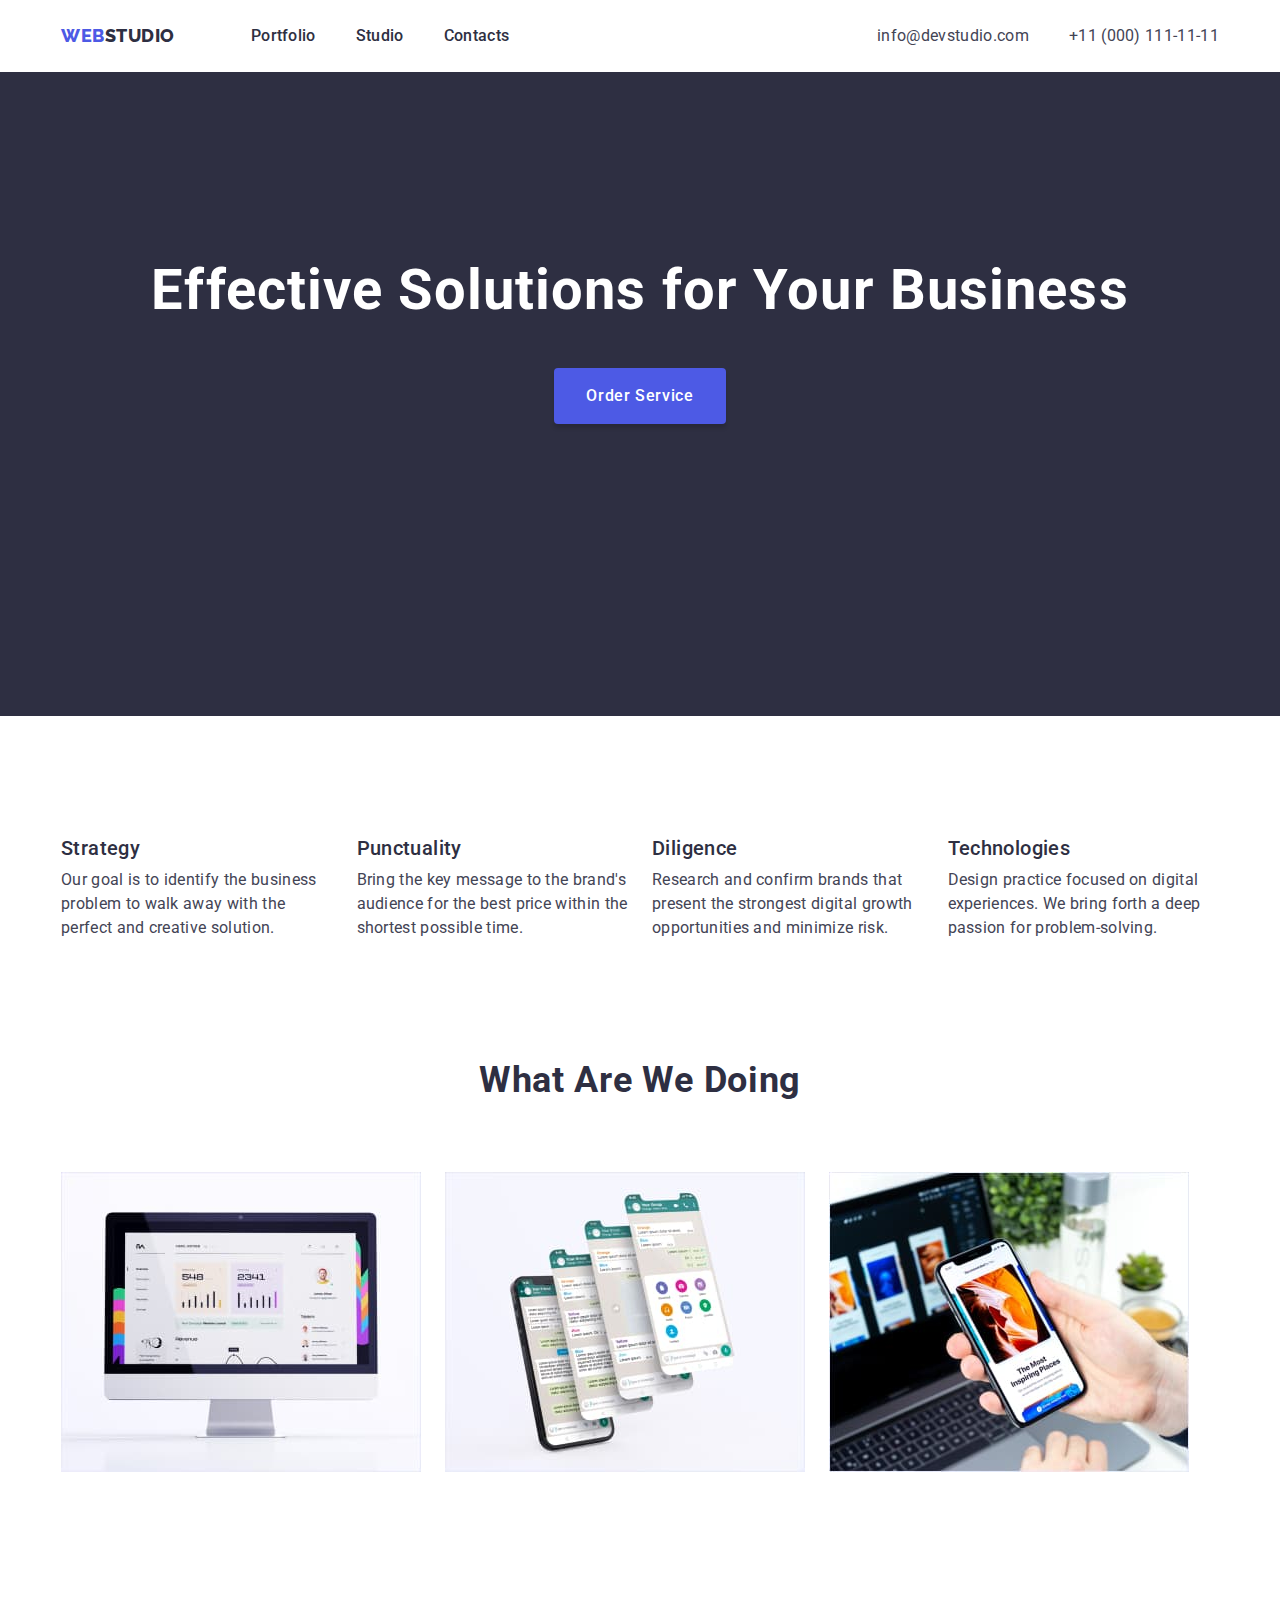
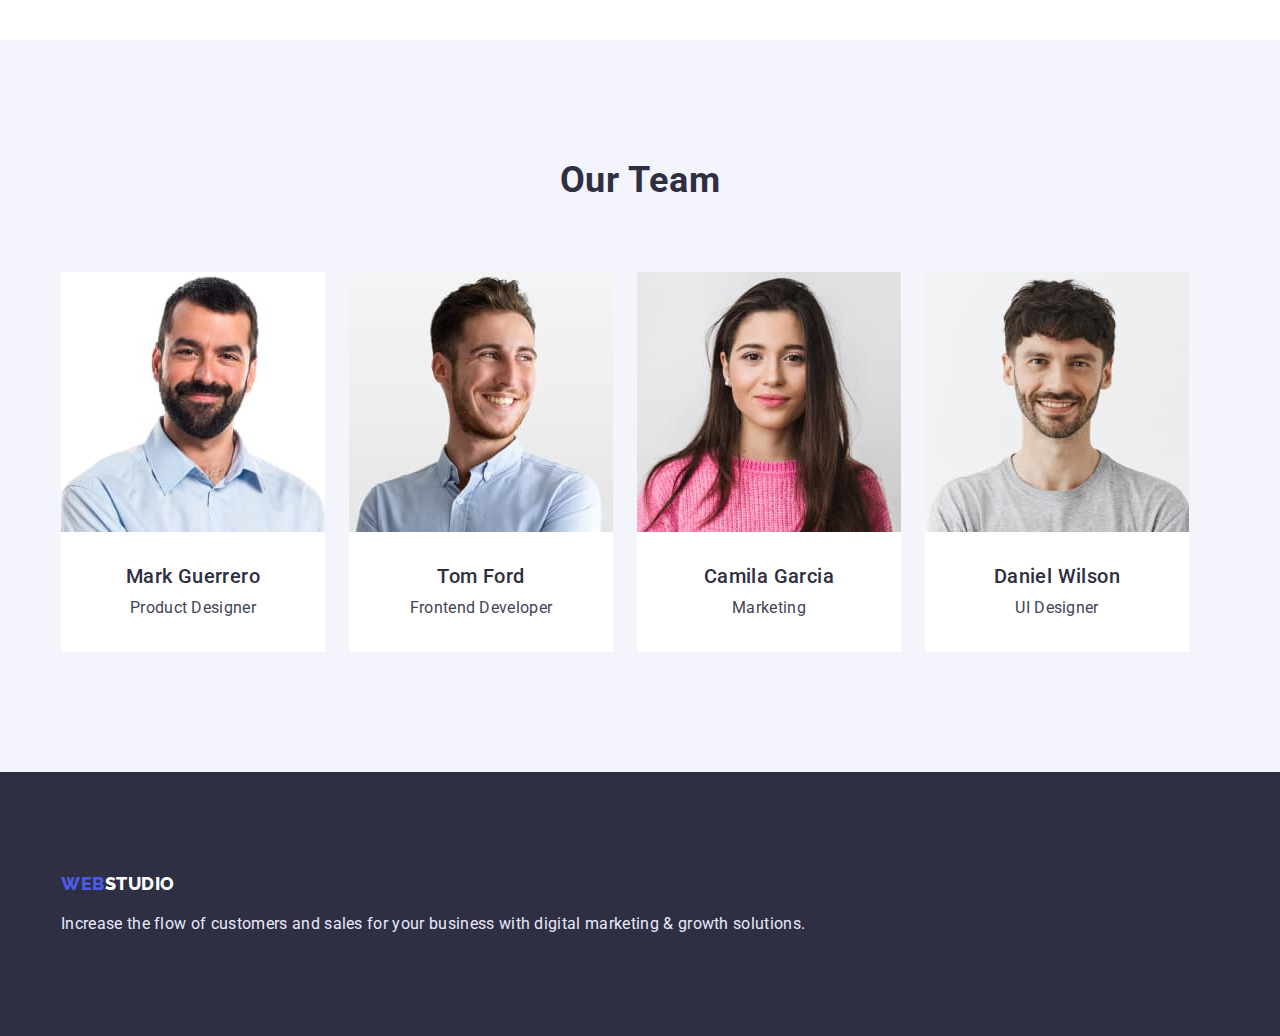
<file: index.html>
<!DOCTYPE html>
<html lang="en">
  <head>
    <meta charset="UTF-8" />
    <meta http-equiv="X-UA-Compatible" content="IE=edge" />
    <meta name="viewport" content="width=device-width, initial-scale=1.0" />
    <title>Studio</title>
    <link rel="preconnect" href="https://fonts.googleapis.com" />
    <link rel="preconnect" href="https://fonts.gstatic.com" crossorigin />
    <link
      href="https://fonts.googleapis.com/css2?family=Raleway:wght@800&family=Roboto:wght@400;500;700;900&display=swap"
      rel="stylesheet"
    />
    <link
      href="https://cdn.jsdelivr.net/npm/modern-normalize@1.1.0/modern-normalize.min.css"
      rel="stylesheet"
    />
    <link rel="stylesheet" href="./css/styles.css" />
  </head>

  <body class="body">
    <!--HEADER-->
    <header class="header link">
      <div class="container page-header-container">
        <nav class="navigation">
          <a class="logo-header link" href="./index.html"
            ><span class="logo-span">Web</span>Studio</a
          >
          <ul class="header-list list">
            <li class="header-item">
              <a class="header-list-item link" href="./portfolio.html"
                >Portfolio</a
              >
            </li>
            <li class="header-item">
              <a class="header-list-item link" href="/index.html">Studio</a>
            </li>
            <li class="header-item">
              <a class="header-list-item link" href="">Contacts</a>
            </li>
          </ul>
        </nav>
        <address class="header-address">
          <ul class="header-address-list list">
            <li class="header-address-item">
              <a class="header-mail link" href="mailto:info@devstudio.com"
                >info@devstudio.com</a
              >
            </li>
            <li class="header-address-item">
              <a class="header-tel link" href="tel:+110001111111"
                >+11 (000) 111-11-11</a
              >
            </li>
          </ul>
        </address>
      </div>
    </header>
    <main>
      <!--ODER-->
      <section class="oder">
        <div class="container-oder">
          <h1 class="oder-head">Effective Solutions for Your Business</h1>
          <button class="oder-head-button" type="button">Order Service</button>
        </div>
      </section>
      <!--SECTION-->
      <section class="section section-padding">
        <div class="container">
          <h2 class="visually-hidden">Benefits</h2>
          <ul class="section-list list gap">
            <li class="section-list-item">
              <h3 class="section-list-item-head">Strategy</h3>
              <p class="section-list-item-text">
                Our goal is to identify the business problem to walk away with
                the perfect and creative solution.
              </p>
            </li>
            <li class="section-list-item">
              <h3 class="section-list-item-head">Punctuality</h3>
              <p class="section-list-item-text">
                Bring the key message to the brand's audience for the best price
                within the shortest possible time.
              </p>
            </li>
            <li class="section-list-item">
              <h3 class="section-list-item-head">Diligence</h3>
              <p class="section-list-item-text">
                Research and confirm brands that present the strongest digital
                growth opportunities and minimize risk.
              </p>
            </li>
            <li class="section-list-item">
              <h3 class="section-list-item-head">Technologies</h3>
              <p class="section-list-item-text">
                Design practice focused on digital experiences. We bring forth a
                deep passion for problem-solving.
              </p>
            </li>
          </ul>
        </div>
      </section>
      <!--DEVICE-->
      <section class="device">
        <div class="container">
          <h2 class="device-title">What are we doing</h2>
          <ul class="device-list list gap">
            <li class="device-item">
              <img
                class="device-image"
                src="./images/image1.jpg"
                alt="monitor"
                width="360"
                height="300"
              />
            </li>
            <li class="device-item">
              <img
                class="device-image"
                src="./images/image2.jpg"
                alt="screen"
                width="360"
                height="300"
              />
            </li>
            <li class="device-item">
              <img
                class="device-image"
                src="./images/image3.jpg"
                alt="phone"
                width="360"
                height="300"
              />
            </li>
          </ul>
        </div>
      </section>
      <!--TEAM-->
      <section class="team section-padding">
        <div class="container">
          <h2 class="team-title">Our Team</h2>
          <ul class="team-list list gap">
            <li class="team-item">
              <img
                class="team-image"
                src="./images/img1.jpg"
                alt="mark"
                width="264"
                height="260"
              />
              <div class="team-name-work">
                <h3 class="team-name">Mark Guerrero</h3>
                <p class="team-work">Product Designer</p>
              </div>
            </li>
            <li class="team-item">
              <img
                class="team-image"
                src="./images/img2.jpg"
                alt="tom"
                width="264"
                height="260"
              />
              <div class="team-name-work">
                <h3 class="team-name">Tom Ford</h3>
                <p class="team-work">Frontend Developer</p>
              </div>
            </li>
            <li class="team-item">
              <img
                class="team-image"
                src="./images/img3.jpg"
                alt="camila"
                width="264"
                height="260"
              />
              <div class="team-name-work">
                <h3 class="team-name">Camila Garcia</h3>
                <p class="team-work">Marketing</p>
              </div>
            </li>
            <li class="team-item">
              <img
                class="team-image"
                src="./images/img4.jpg"
                alt="daniel"
                width="264"
                height="260"
              />
              <div class="team-name-work">
                <h3 class="team-name">Daniel Wilson</h3>
                <p class="team-work">UI Designer</p>
              </div>
            </li>
          </ul>
        </div>
      </section>
    </main>
    <!--FOOTER-->
    <footer class="footer">
      <div class="container">
        <a class="logo-footer link" href="./index.html"
          ><span class="logo-span">Web</span>Studio</a
        >
        <p class="logo-text">
          Increase the flow of customers and sales for your business with
          digital marketing &amp; growth solutions.
        </p>
      </div>
    </footer>
  </body>
</html>
</file>
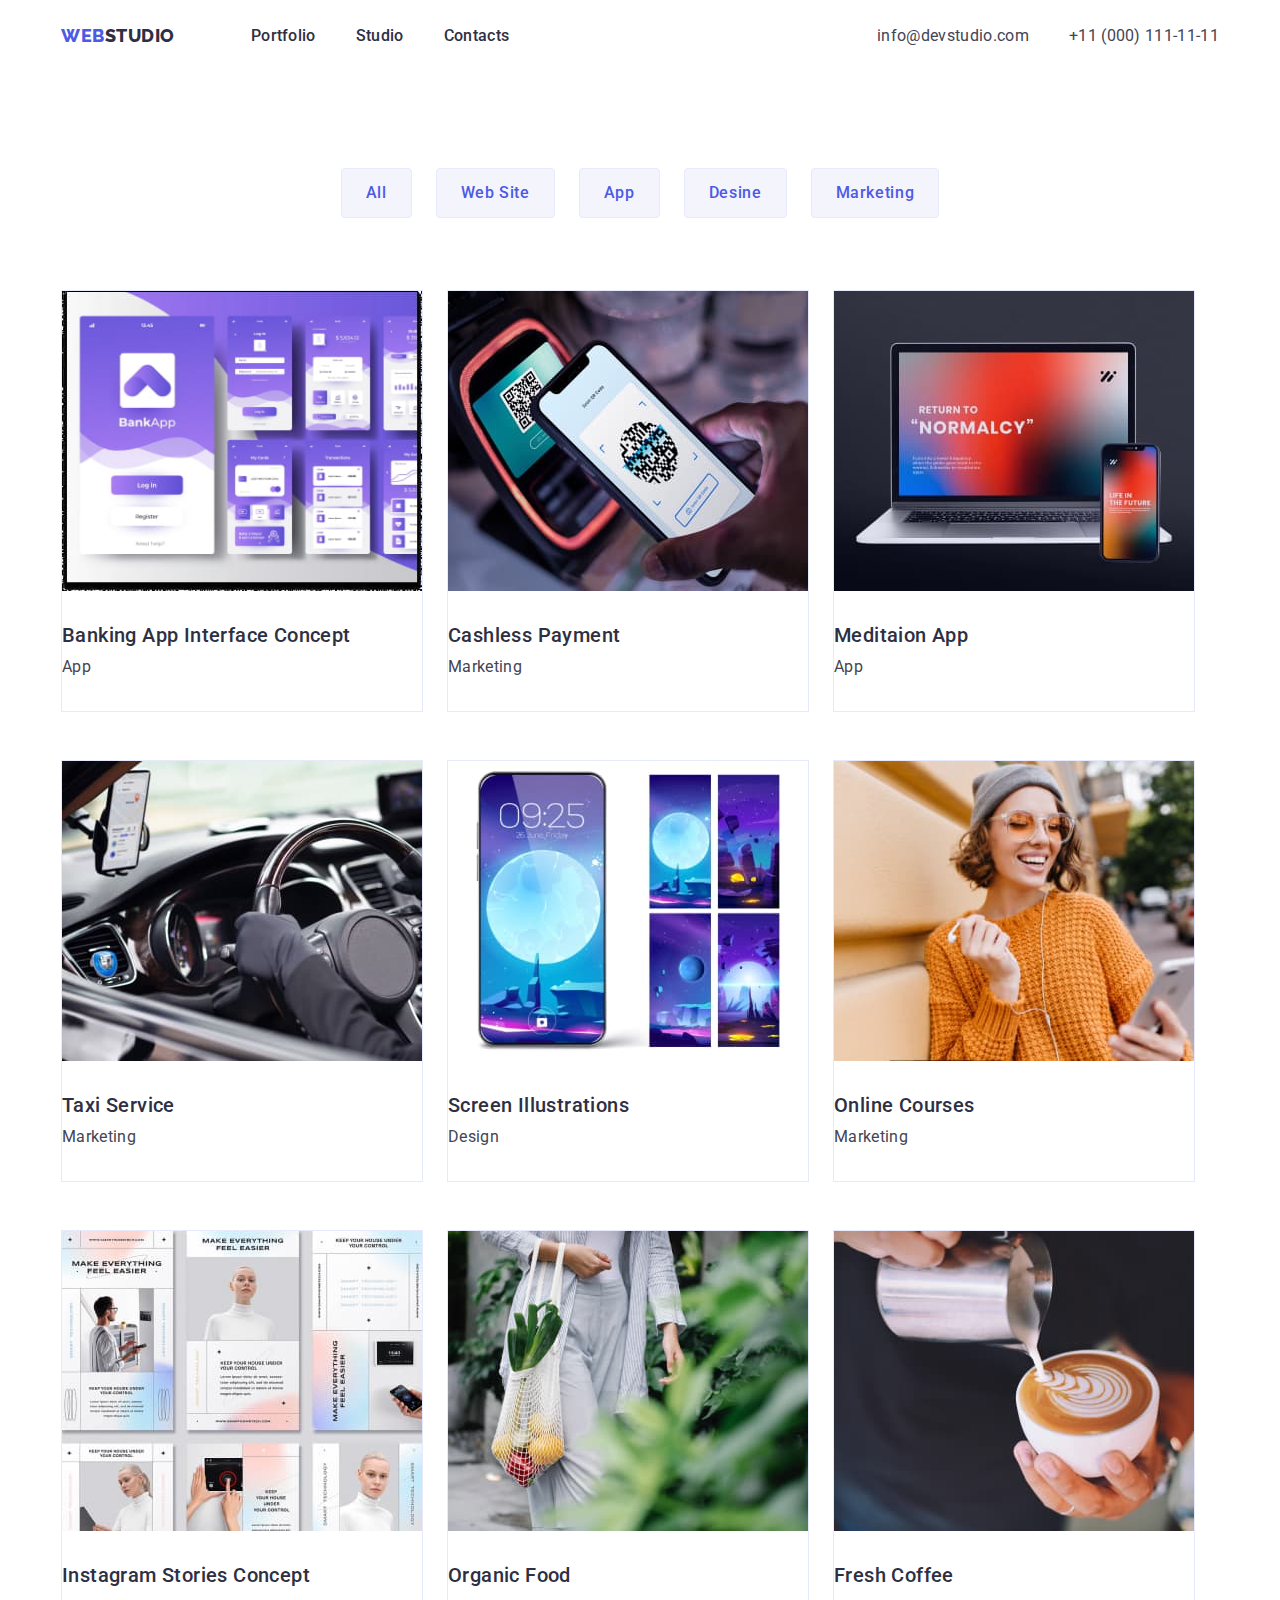
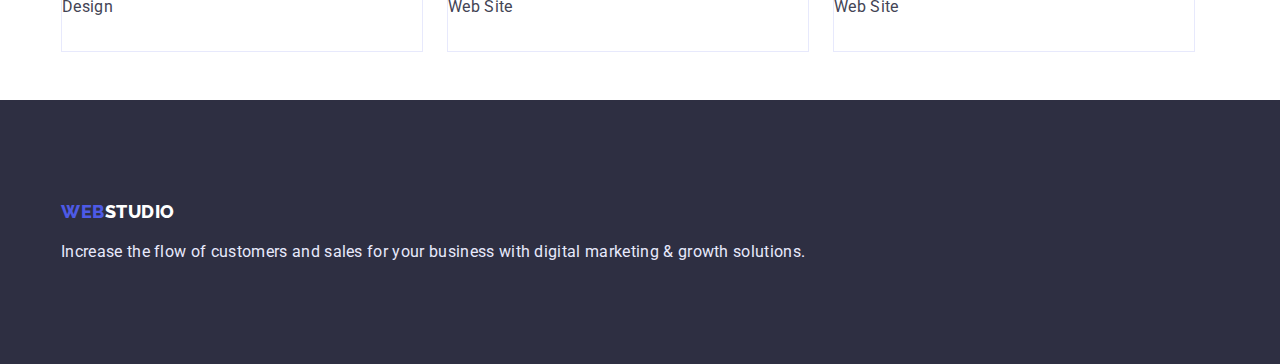
<file: portfolio.html>
<!DOCTYPE html>
<html lang="en">
  <head>
    <meta charset="UTF-8" />
    <meta http-equiv="X-UA-Compatible" content="IE=edge" />
    <meta name="viewport" content="width=device-width, initial-scale=1.0" />
    <title>Portfolio</title>
    <link rel="preconnect" href="https://fonts.googleapis.com" />
    <link rel="preconnect" href="https://fonts.gstatic.com" crossorigin />
    <link
      href="https://fonts.googleapis.com/css2?family=Raleway:wght@800&family=Roboto:wght@400;500;700;900&display=swap"
      rel="stylesheet"
    />
    <link
      href="https://cdn.jsdelivr.net/npm/modern-normalize@1.1.0/modern-normalize.min.css"
      rel="stylesheet"
    />
    <link rel="stylesheet" href="./css/styles.css" />
  </head>
  <body class="body">
    <!--HEADER-->
    <header class="header link">
      <div class="container page-header-container">
        <nav class="navigation">
          <a class="logo-header link" href="./index.html"
            ><span class="logo-span">Web</span>Studio</a
          >
          <ul class="header-list list">
            <li class="header-item">
              <a class="header-list-item link" href="./portfolio.html"
                >Portfolio</a
              >
            </li>
            <li class="header-item">
              <a class="header-list-item link" href="/index.html">Studio</a>
            </li>
            <li class="header-item">
              <a class="header-list-item link" href="">Contacts</a>
            </li>
          </ul>
        </nav>
        <address class="header-address">
          <ul class="header-address-list list">
            <li class="header-address-item">
              <a class="header-mail link" href="mailto:info@devstudio.com"
                >info@devstudio.com</a
              >
            </li>
            <li class="header-address-item">
              <a class="header-tel link" href="tel:+110001111111"
                >+11 (000) 111-11-11</a
              >
            </li>
          </ul>
        </address>
      </div>
    </header>
    <main>
      <section>
        <div class="container">
          <h1 class="visually-hidden">Portfolio</h1>
          <!--BUTTON-->
          <ul class="button-list list">
            <li class="button-item">
              <button class="button-head" type="button">All</button>
            </li>
            <li class="button-item">
              <button class="button-head" type="button">Web Site</button>
            </li>
            <li class="button-item">
              <button class="button-head" type="button">App</button>
            </li>
            <li class="button-item">
              <button class="button-head" type="button">Desine</button>
            </li>
            <li class="button-item">
              <button class="button-head" type="button">Marketing</button>
            </li>
          </ul>
          <!--APP-->
          <ul class="device-list list">
            <li class="device-list-item">
              <img
                src="./images/img.jpg"
                alt="bankapp"
                width="360"
                height="300"
              />
              <div class="list-item">
                <h2 class="head">Banking App Interface Concept</h2>
                <p class="text">App</p>
              </div>
            </li>
            <li class="device-list-item">
              <img
                src="./images/hw-22.jpg"
                alt="phone-payment"
                width="360"
                height="300"
              />
              <div class="list-item">
                <h2 class="head">Cashless Payment</h2>
                <p class="text">Marketing</p>
              </div>
            </li>
            <li class="device-list-item">
              <img
                src="./images/hw-23.jpg"
                alt="normalcy-app"
                width="360"
                height="300"
              />
              <div class="list-item">
                <h2 class="head">Meditaion App</h2>
                <p class="text">App</p>
              </div>
            </li>
          </ul>
          <!--MARKETING-->
          <ul class="device-list list">
            <li class="device-list-item">
              <img
                src="./images/hw-24.jpg"
                alt="service"
                width="360"
                height="300"
              />
              <div class="list-item">
                <h2 class="head">Taxi Service</h2>
                <p class="text">Marketing</p>
              </div>
            </li>
            <li class="device-list-item">
              <img
                src="./images/hw-25.jpg"
                alt="illustrations"
                width="360"
                height="300"
              />
              <div class="list-item">
                <h2 class="head">Screen Illustrations</h2>
                <p class="text">Design</p>
              </div>
            </li>
            <li class="device-list-item">
              <img
                src="./images/hw-26.jpg"
                alt="courses"
                width="360"
                height="300"
              />
              <div class="list-item">
                <h2 class="head">Online Courses</h2>
                <p class="text">Marketing</p>
              </div>
            </li>
          </ul>
          <!--WEB-SITE-->
          <ul class="device-list list">
            <li class="device-list-item">
              <img
                src="./images/hw-27.jpg"
                alt="instagram-stories"
                width="360"
                height="300"
              />
              <div class="list-item">
                <h2 class="head">Instagram Stories Concept</h2>
                <p class="text">Design</p>
              </div>
            </li>
            <li class="device-list-item">
              <img
                src="./images/hw-28.jpg"
                alt="food"
                width="360"
                height="300"
              />
              <div class="list-item">
                <h2 class="head">Organic Food</h2>
                <p class="text">Web Site</p>
              </div>
            </li>
            <li class="device-list-item">
              <img
                src="./images/hw-29.jpg"
                alt="coffee"
                width="360"
                height="300"
              />
              <div class="list-item">
                <h2 class="head">Fresh Coffee</h2>
                <p class="text">Web Site</p>
              </div>
            </li>
          </ul>
        </div>
      </section>
    </main>
    <!--FOOTER-->
    <footer class="footer">
      <div class="container">
        <a class="logo-footer link" href="./index.html"
          ><span class="logo-span">Web</span>Studio</a
        >
        <p class="logo-text">
          Increase the flow of customers and sales for your business with
          digital marketing &amp; growth solutions.
        </p>
      </div>
    </footer>
  </body>
</html>
</file>
<file: css/styles.css>
h1,
h2,
h3,
h4,
h5,
h6,
p {
  margin-top: 0;
  margin-bottom: 0;
}
ul {
  margin-top: 0;
  margin-bottom: 0;
  padding-left: 0;
}
img {
  display: block;
}
.list {
  list-style: none;
}

body {
  font-family: "Roboto", sans-serif;
  background-color: var(--main-light-color);
  color: var(--brand-text);
}
.gap {
  gap: 24px;
}
.section-padding {
  padding-top: 120px;
  padding-bottom: 120px;
}
.link {
  text-decoration: none;
}

.container {
  width: 1188px;
  margin-left: auto;
  margin-right: auto;
  padding-left: 15px;
  padding-right: 15px;
}
:root {
  --main-button-color: #4d5ae5;
  --main-background-button-color: #4d5ae5;
  --secondory-button-color: #404bbf;
  --secondory-background-button-color: #404bbf;
  --brand-text-color: #2e2f42;
  --brand-background-color: #2e2f42;
  --brand-text: #434455;
  --main-light-color: #ffffff;
  --logo-text: #e7e9fc;
  --background: #f4f4fd;
}

/*----------------------HEADER----------------------------*/
.header {
  padding-top: 24px;
  padding-bottom: 24px;
}
.page-header-container {
  display: flex;
  align-items: center;
  justify-content: space-between;
}
.navigation {
  display: flex;
  align-items: center;
}

.header-list {
  display: flex;
  align-items: center;
}
.logo-span {
  font-family: "Raleway", sans-serif;
  font-weight: 800;
  font-size: 18px;
  line-height: calc(24 / 18);

  letter-spacing: 0.03em;
  text-transform: uppercase;
  color: var(--main-button-color);
}
.logo-header {
  font-family: "Raleway", sans-serif;
  font-weight: 800;
  font-size: 18px;
  line-height: calc(24 / 18);
  letter-spacing: 0.03em;
  text-transform: uppercase;
  color: var(--brand-text-color);
  margin-right: 76px;
}
.header-item:not(:last-child) {
  margin-right: 40px;
}
.header-list-item {
  font-weight: 500;
  font-size: 16px;
  line-height: calc(24 / 16);
  letter-spacing: 0.02em;

  color: var(--brand-text-color);
}
.header-list-item:hover,
.header-list-item:focus {
  color: var(--secondory-button-color);
}
.header-address-list {
  display: flex;
  align-items: center;
}
.header-address-item {
  font-style: normal;
}
.header-address-item:not(:last-child) {
  margin-right: 40px;
}
.header-mail {
  font-size: 16px;
  line-height: calc(24 / 16);
  letter-spacing: 0.02em;
  color: var(--brand-text);
}
.header-mail:hover,
.header-mail:focus {
  color: var(--secondory-button-color);
}
.header-tel {
  font-size: 16px;
  line-height: calc(24 / 16);
  letter-spacing: 0.02em;
  color: var(--brand-text);
}
.header-tel:hover,
.header-tel:focus {
  color: var(--secondory-button-color);
}
/*-------------------ODER-------------------------------*/
.oder {
  background: var(--brand-background-color);
  padding-top: 188px;
  padding-bottom: 292px;
}
.oder-head {
  font-size: 56px;
  line-height: calc(60 / 56);
  text-align: center;
  letter-spacing: 0.02em;
  color: var(--main-light-color);
  margin-bottom: 48px;
}
.oder-head-button {
  font-family: inherit;
  font-weight: 500;
  font-size: 16px;
  line-height: calc(24 / 16);
  letter-spacing: 0.04em;
  color: var(--main-light-color);
  background: var(--main-background-button-color);
  cursor: pointer;
  padding-left: 32px;
  padding-right: 32px;
  padding-top: 16px;
  padding-bottom: 16px;
  background: #4d5ae5;
  box-shadow: 0px 4px 4px rgba(0, 0, 0, 0.15);
  border-radius: 4px;
  border: 0;

  text-align: center;
}
.container-oder {
  text-align: center;
}
.oder-head-button:hover,
.oder-head-button:focus {
  background: var(--secondory-background-button-color);
  color: var(--main-light-color);
}

/*-------------------SECTION------------------------------*/
.visually-hidden {
  position: absolute;
  white-space: nowrap;
  width: 1px;
  height: 1px;
  overflow: hidden;
  border: 0;
  padding: 0;
  clip: rect(0 0 0 0);
  clip-path: inset(50%);
  margin: -1px;
}
.section-list-item {
  flex-basis: calc((100% - 72px) / 4);
}
.section-list {
  display: flex;
  flex-wrap: wrap;
}
.section-list-item-head {
  font-weight: 500;
  font-size: 20px;
  line-height: calc(24 / 20);
  letter-spacing: 0.02em;
  color: var(--brand-text-color);
  margin-bottom: 8px;
}
.section-list-item-text {
  font-weight: 400;
  font-size: 16px;
  line-height: calc(24 / 16);
  letter-spacing: 0.02em;
  color: var(--brand-text);
}
/*-------------------DEVICE------------------------------*/
.device {
  padding-bottom: 120px;
}
.device-title {
  margin-bottom: 72px;
}
.device-item {
  flex-basis: calc((100%-48px) / 3);
}
.device-title {
  font-size: 36px;
  line-height: calc(40 / 36);
  text-align: center;
  letter-spacing: 0.02em;
  text-transform: capitalize;
  color: var(--brand-text-color);
}
.device-list {
  display: flex;
  flex-wrap: wrap;
}
/*-------------------TEAM------------------------------*/
.team {
  background: var(--background);
}
.team-title {
  margin-bottom: 72px;
}
.team-item {
  background: var(--main-light-color);
  flex-basis: calc((100%-72px) / 4);
}
.team-list {
  display: flex;
  flex-wrap: wrap;
}

.team-title {
  font-size: 36px;
  line-height: calc(40 / 36);
  text-align: center;
  letter-spacing: 0.02em;
  text-transform: capitalize;
  color: var(--brand-text-color);
}
.team-name-work {
  padding-top: 32px;
  padding-bottom: 32px;
}
.team-name {
  font-weight: 500;
  font-size: 20px;
  line-height: calc(24 / 20);
  letter-spacing: 0.02em;
  color: var(--brand-text-color);
  text-align: center;
  margin-bottom: 8px;
}
.team-work {
  font-weight: 400;
  font-size: 16px;
  line-height: calc(24 / 16);
  letter-spacing: 0.02em;
  color: var(--brand-text);
  text-align: center;
}
/*-------------------FOOTER------------------------------*/
.footer {
  background: var(--brand-background-color);
  padding-top: 100px;
  padding-bottom: 100px;
}
.logo-footer {
  font-family: "Raleway", sans-serif;
  font-weight: 800;
  font-size: 18px;
  line-height: calc(21 / 18);
  letter-spacing: 0.03em;
  text-transform: uppercase;
  color: var(--main-light-color);
}

.logo-text {
  font-size: 16px;
  line-height: calc(24 / 16);
  letter-spacing: 0.02em;
  color: var(--logo-text);
  margin-top: 16px;
}

/*---------------------CSS-PORTFOLIO--------------------------*/

/*-----------------------BUTTON-------------------------*/
.button-head {
  font-family: inherit;
  font-weight: 500;
  font-size: 16px;
  line-height: calc(24 / 16);

  text-align: center;
  letter-spacing: 0.04em;
  color: var(--main-button-color);
  background: var(--background);
  cursor: pointer;
  padding-top: 12px;
  padding-bottom: 12px;
  padding-left: 24px;
  padding-right: 24px;

  background: #f4f4fd;
  border: 1px solid #e7e9fc;
  border-radius: 4px;
}
.button-list {
  padding-top: 96px;
  margin-bottom: 72px;
  display: flex;
  justify-content: center;
  gap: 24px;
}
.button-head:hover,
.button-head:focus {
  color: var(--main-light-color);
  background: var(--secondory-background-button-color);
}

/*-------------------DEVICE------------------------------*/
.head {
  font-weight: 500;
  font-size: 20px;
  line-height: calc(24 / 20);
  letter-spacing: 0.02em;
  color: var(--brand-text-color);
}
.device-list {
  display: flex;
  flex-wrap: wrap;
  gap: 24px;
  margin-bottom: 48px;
}
.text {
  font-size: 16px;
  line-height: calc(24 / 16);
  letter-spacing: 0.02em;
  color: var(--brand-text);
  margin-top: 8px;
}
.device-list-item {
  background: var(--main-light-color);
  color: var(--brand-text-color);
  flex-basis: calc((100%-48px) / 3);
  border: 1px solid #e7e9fc;
}
.list-item {
  padding-top: 32px;
  padding-bottom: 32px;
}
</file>
